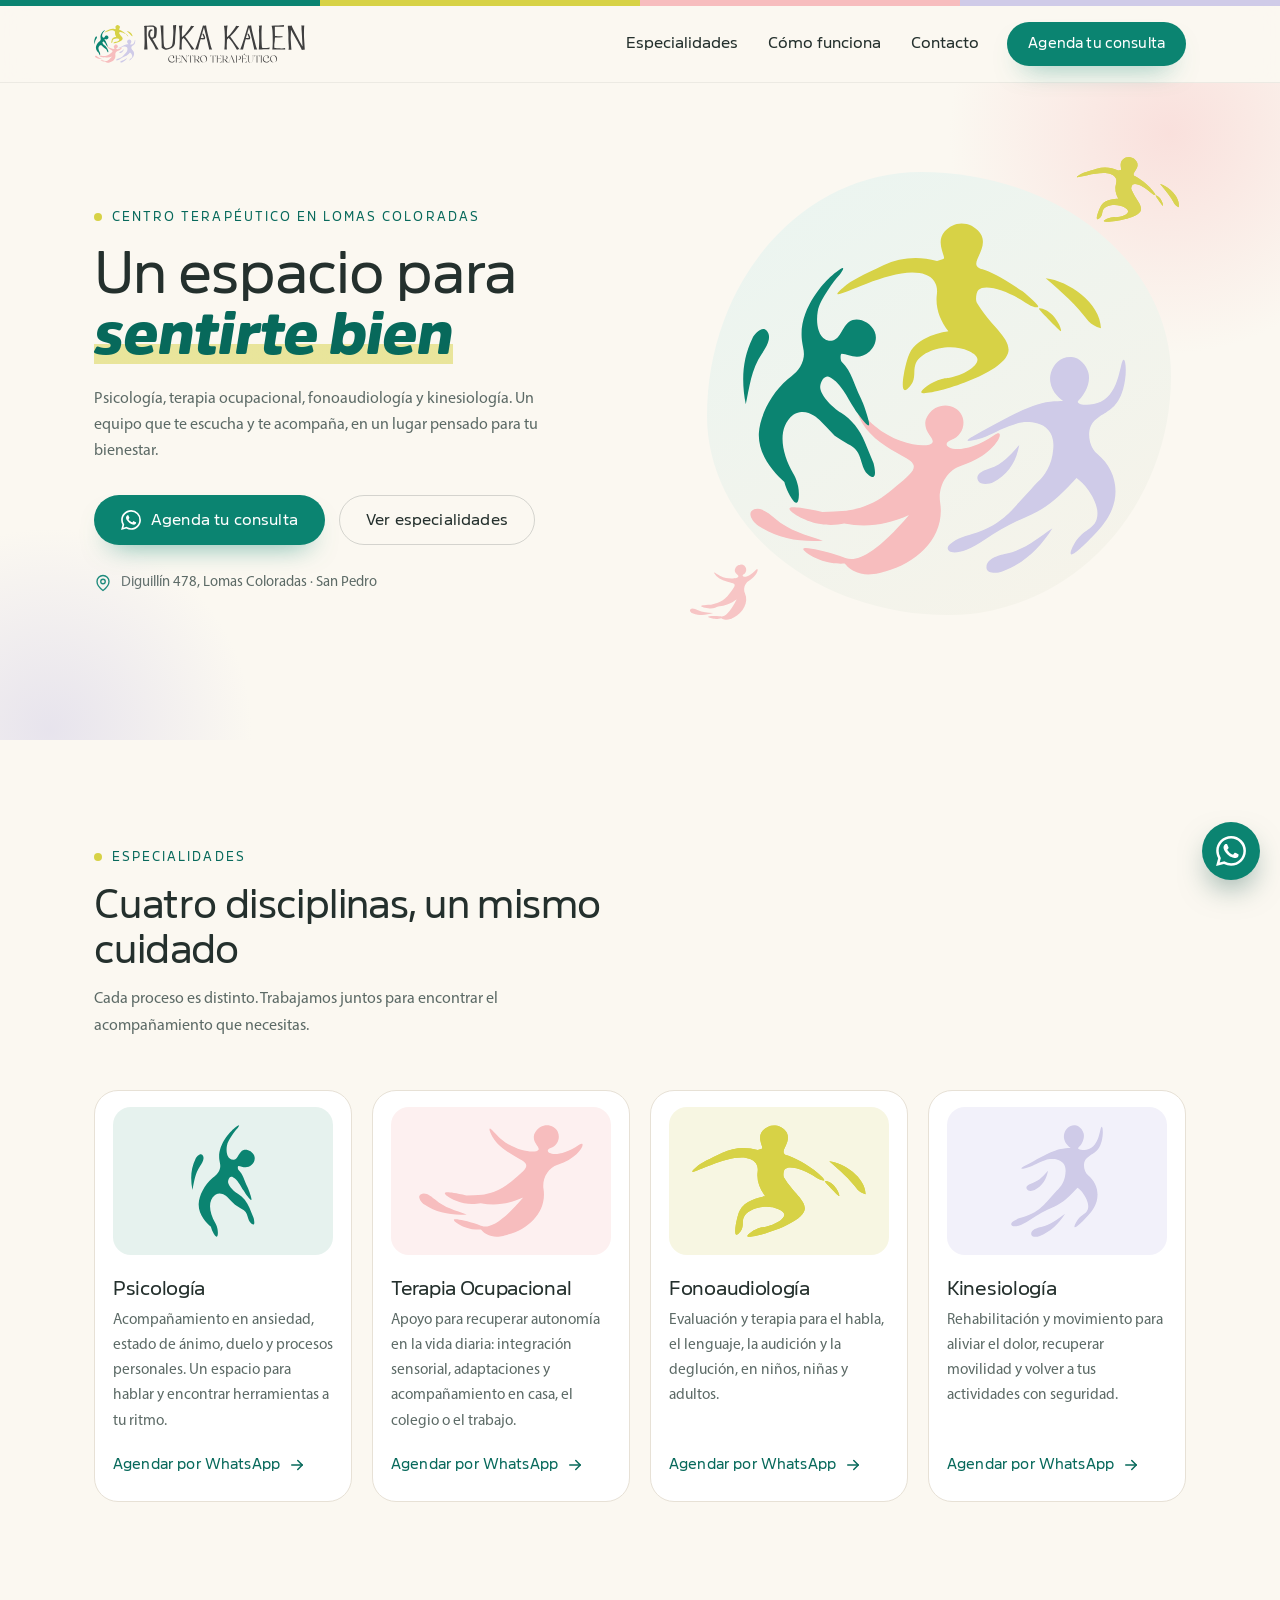
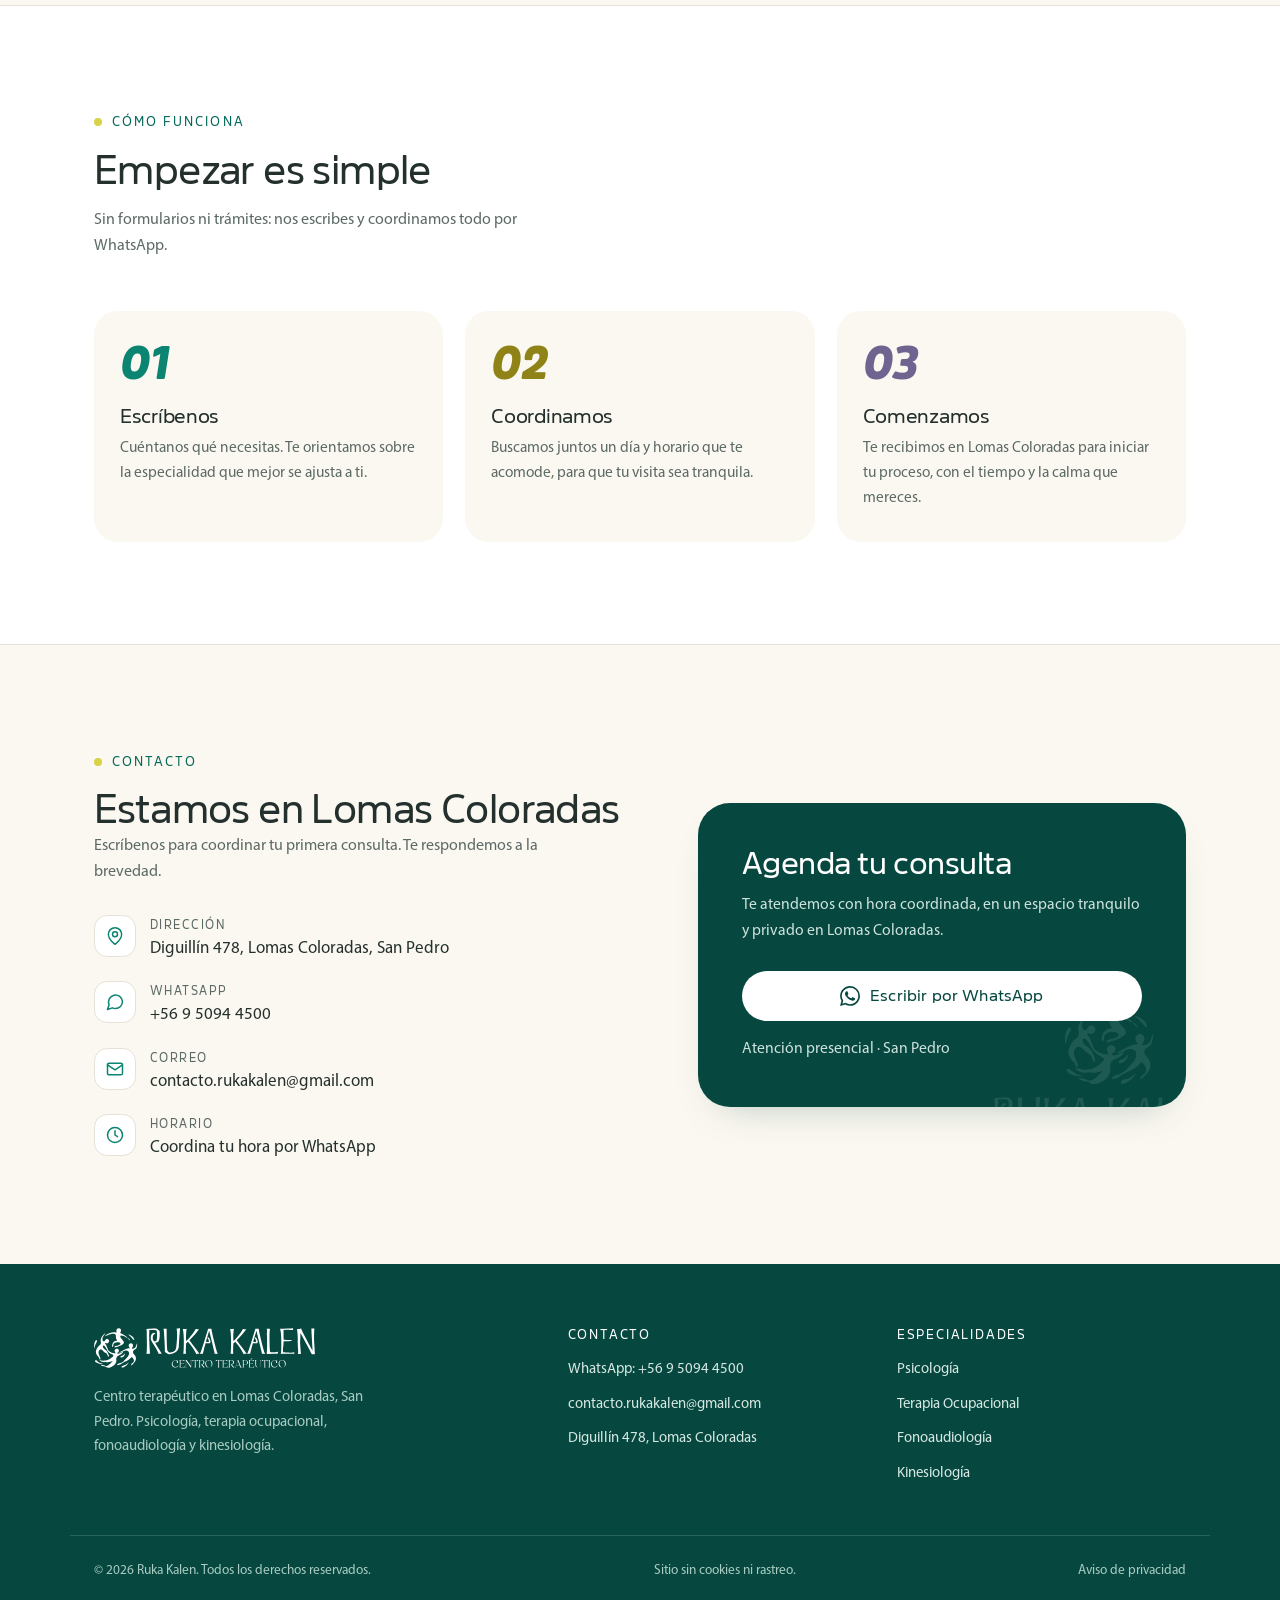
<file: index.html>
<!DOCTYPE html>
<html lang="es-CL">
<head>
<meta charset="UTF-8">
<meta name="viewport" content="width=device-width, initial-scale=1.0">
<title>Ruka Kalen | Centro Terapéutico en Lomas Coloradas</title>
<meta name="description" content="Psicología, terapia ocupacional, fonoaudiología y kinesiología en Lomas Coloradas, San Pedro. Agenda tu consulta por WhatsApp.">
<meta name="theme-color" content="#0b8471">
<meta property="og:type" content="website">
<meta property="og:locale" content="es_CL">
<meta property="og:site_name" content="Ruka Kalen">
<meta property="og:title" content="Ruka Kalen | Centro Terapéutico">
<meta property="og:description" content="Psicología, terapia ocupacional, fonoaudiología y kinesiología en Lomas Coloradas, San Pedro. Agenda tu consulta por WhatsApp.">
<!-- Mientras el sitio viva en GitHub Pages; al pasar al dominio propio,
     reemplazar por la URL absoluta definitiva. -->
<meta property="og:url" content="https://yeyobitz.github.io/ruka-kalen/">
<meta property="og:image" content="https://yeyobitz.github.io/ruka-kalen/assets/og.jpg">
<meta property="og:image:width" content="1200">
<meta property="og:image:height" content="630">
<meta property="og:image:alt" content="Ruka Kalen, centro terapéutico">
<meta name="twitter:card" content="summary_large_image">
<link rel="icon" href="assets/favicon.svg" type="image/svg+xml">
<link rel="apple-touch-icon" href="assets/apple-touch-icon.png">
<link rel="preload" href="assets/fonts/amsi-pro-regular.woff2" as="font" type="font/woff2" crossorigin>
<link rel="preload" href="assets/fonts/myriad-pro-regular.woff2" as="font" type="font/woff2" crossorigin>
<link rel="stylesheet" href="assets/css/styles.css">
<script type="application/ld+json">
{
  "@context": "https://schema.org",
  "@type": "MedicalClinic",
  "name": "Ruka Kalen — Centro Terapéutico",
  "description": "Centro terapéutico con psicología, terapia ocupacional, fonoaudiología y kinesiología en Lomas Coloradas, San Pedro.",
  "telephone": "+56950944500",
  "email": "contacto.rukakalen@gmail.com",
  "address": {
    "@type": "PostalAddress",
    "streetAddress": "Diguillín 478",
    "addressLocality": "Lomas Coloradas, San Pedro",
    "addressCountry": "CL"
  }
}
</script>
</head>
<body>

<svg class="svg-sprite" xmlns="http://www.w3.org/2000/svg" aria-hidden="true">
  <symbol id="icon-wa" viewBox="0 0 24 24">
    <path fill="currentColor" d="M17.472 14.382c-.297-.149-1.758-.867-2.03-.967-.273-.099-.471-.148-.67.15-.197.297-.767.966-.94 1.164-.173.199-.347.223-.644.075-.297-.15-1.255-.463-2.39-1.475-.883-.788-1.48-1.761-1.653-2.059-.173-.297-.018-.458.13-.606.134-.133.298-.347.446-.52.149-.174.198-.298.298-.497.099-.198.05-.371-.025-.52-.075-.149-.669-1.612-.916-2.207-.242-.579-.487-.5-.669-.51-.173-.008-.371-.01-.57-.01-.198 0-.52.074-.792.372-.272.297-1.04 1.016-1.04 2.479 0 1.462 1.065 2.875 1.213 3.074.149.198 2.096 3.2 5.077 4.487.709.306 1.262.489 1.694.625.712.227 1.36.195 1.871.118.571-.085 1.758-.719 2.006-1.413.248-.694.248-1.289.173-1.413-.074-.124-.272-.198-.57-.347m-5.421 7.403h-.004a9.87 9.87 0 0 1-5.031-1.378l-.361-.214-3.741.982.998-3.648-.235-.374a9.86 9.86 0 0 1-1.51-5.26c.001-5.45 4.436-9.884 9.888-9.884 2.64 0 5.122 1.03 6.988 2.898a9.825 9.825 0 0 1 2.893 6.994c-.003 5.45-4.437 9.884-9.885 9.884m8.413-18.297A11.815 11.815 0 0 0 12.05 0C5.495 0 .16 5.335.157 11.892c0 2.096.547 4.142 1.588 5.945L.057 24l6.305-1.654a11.882 11.882 0 0 0 5.683 1.448h.005c6.554 0 11.89-5.335 11.893-11.893a11.821 11.821 0 0 0-3.48-8.413z"/>
  </symbol>
</svg>

<div class="brand-strip" aria-hidden="true"><span></span><span></span><span></span><span></span></div>

<header class="site-header">
  <div class="container header-inner">
    <a class="brand" href="#inicio" aria-label="Ruka Kalen, ir al inicio">
      <img src="assets/brand/logo-horizontal.svg" width="222" height="40" alt="Ruka Kalen — Centro Terapéutico">
    </a>
    <nav class="nav" aria-label="Navegación principal">
      <a href="#especialidades">Especialidades</a>
      <a href="#como-funciona">Cómo funciona</a>
      <a href="#contacto">Contacto</a>
    </nav>
    <a class="btn btn-primary btn-header" href="https://wa.me/56950944500?text=Hola%2C%20quiero%20agendar%20una%20consulta" target="_blank" rel="noopener">
      <span class="header-cta-full">Agenda tu consulta</span>
      <span class="header-cta-short">Agendar</span>
    </a>
  </div>
</header>

<main id="inicio">

  <!-- HERO -->
  <section class="hero">
    <div class="container hero-grid">
      <div class="hero-copy reveal">
        <p class="eyebrow">Centro terapéutico en Lomas Coloradas</p>
        <h1>Un espacio para <em>sentirte bien</em></h1>
        <p class="lead">Psicología, terapia ocupacional, fonoaudiología y kinesiología. Un equipo que te escucha y te acompaña, en un lugar pensado para tu bienestar.</p>
        <div class="hero-actions">
          <a class="btn btn-primary" href="https://wa.me/56950944500?text=Hola%2C%20quiero%20agendar%20una%20consulta" target="_blank" rel="noopener">
            <svg aria-hidden="true"><use href="#icon-wa"/></svg>
            Agenda tu consulta
          </a>
          <a class="btn btn-ghost" href="#especialidades">Ver especialidades</a>
        </div>
        <p class="hero-meta">
          <svg viewBox="0 0 24 24" fill="none" stroke="currentColor" stroke-width="1.8" stroke-linecap="round" stroke-linejoin="round" aria-hidden="true"><path d="M20 10c0 6-8 12-8 12S4 16 4 10a8 8 0 1 1 16 0Z"/><circle cx="12" cy="10" r="3"/></svg>
          Diguillín 478, Lomas Coloradas · San Pedro
        </p>
      </div>

      <div class="hero-art" aria-hidden="true">
        <img class="art-acento" src="assets/brand/personita-amarilla.svg" width="875" height="565" alt="">
        <img class="art-figuras" src="assets/brand/figuras.svg" width="520" height="478" alt="">
        <img class="art-acento-dos" src="assets/brand/personita-rosa.svg" width="828" height="562" alt="">
      </div>
    </div>
  </section>

  <!-- ESPECIALIDADES -->
  <section id="especialidades" class="section">
    <div class="container">
      <div class="section-head reveal">
        <p class="eyebrow">Especialidades</p>
        <h2>Cuatro disciplinas, un mismo cuidado</h2>
        <p class="lead">Cada proceso es distinto. Trabajamos juntos para encontrar el acompañamiento que necesitas.</p>
      </div>

      <div class="cards">
        <article class="card reveal">
          <div class="card-art">
            <img src="assets/brand/personita-teal.svg" width="64" height="112" alt="">
          </div>
          <h3>Psicología</h3>
          <p>Acompañamiento en ansiedad, estado de ánimo, duelo y procesos personales. Un espacio para hablar y encontrar herramientas a tu ritmo.</p>
          <a class="card-link" href="https://wa.me/56950944500?text=Hola%2C%20quiero%20agendar%20una%20consulta%20de%20Psicolog%C3%ADa" target="_blank" rel="noopener">Agendar por WhatsApp <svg viewBox="0 0 24 24" fill="none" stroke="currentColor" stroke-width="2" stroke-linecap="round" stroke-linejoin="round" aria-hidden="true"><path d="M5 12h14"/><path d="m13 6 6 6-6 6"/></svg></a>
        </article>

        <article class="card reveal">
          <div class="card-art">
            <img src="assets/brand/personita-rosa.svg" width="166" height="112" alt="">
          </div>
          <h3>Terapia Ocupacional</h3>
          <p>Apoyo para recuperar autonomía en la vida diaria: integración sensorial, adaptaciones y acompañamiento en casa, el colegio o el trabajo.</p>
          <a class="card-link" href="https://wa.me/56950944500?text=Hola%2C%20quiero%20agendar%20una%20consulta%20de%20Terapia%20Ocupacional" target="_blank" rel="noopener">Agendar por WhatsApp <svg viewBox="0 0 24 24" fill="none" stroke="currentColor" stroke-width="2" stroke-linecap="round" stroke-linejoin="round" aria-hidden="true"><path d="M5 12h14"/><path d="m13 6 6 6-6 6"/></svg></a>
        </article>

        <article class="card reveal">
          <div class="card-art">
            <img src="assets/brand/personita-amarilla.svg" width="174" height="112" alt="">
          </div>
          <h3>Fonoaudiología</h3>
          <p>Evaluación y terapia para el habla, el lenguaje, la audición y la deglución, en niños, niñas y adultos.</p>
          <a class="card-link" href="https://wa.me/56950944500?text=Hola%2C%20quiero%20agendar%20una%20consulta%20de%20Fonoaudiolog%C3%ADa" target="_blank" rel="noopener">Agendar por WhatsApp <svg viewBox="0 0 24 24" fill="none" stroke="currentColor" stroke-width="2" stroke-linecap="round" stroke-linejoin="round" aria-hidden="true"><path d="M5 12h14"/><path d="m13 6 6 6-6 6"/></svg></a>
        </article>

        <article class="card reveal">
          <div class="card-art">
            <img src="assets/brand/personita-lavanda.svg" width="92" height="112" alt="">
          </div>
          <h3>Kinesiología</h3>
          <p>Rehabilitación y movimiento para aliviar el dolor, recuperar movilidad y volver a tus actividades con seguridad.</p>
          <a class="card-link" href="https://wa.me/56950944500?text=Hola%2C%20quiero%20agendar%20una%20consulta%20de%20Kinesiolog%C3%ADa" target="_blank" rel="noopener">Agendar por WhatsApp <svg viewBox="0 0 24 24" fill="none" stroke="currentColor" stroke-width="2" stroke-linecap="round" stroke-linejoin="round" aria-hidden="true"><path d="M5 12h14"/><path d="m13 6 6 6-6 6"/></svg></a>
        </article>
      </div>
    </div>
  </section>

  <!-- CÓMO FUNCIONA -->
  <section id="como-funciona" class="section section-alt">
    <div class="container">
      <div class="section-head reveal">
        <p class="eyebrow">Cómo funciona</p>
        <h2>Empezar es simple</h2>
        <p class="lead">Sin formularios ni trámites: nos escribes y coordinamos todo por WhatsApp.</p>
      </div>

      <ol class="steps">
        <li class="step reveal">
          <span class="step-num" aria-hidden="true">01</span>
          <h3>Escríbenos</h3>
          <p>Cuéntanos qué necesitas. Te orientamos sobre la especialidad que mejor se ajusta a ti.</p>
        </li>
        <li class="step reveal">
          <span class="step-num" aria-hidden="true">02</span>
          <h3>Coordinamos</h3>
          <p>Buscamos juntos un día y horario que te acomode, para que tu visita sea tranquila.</p>
        </li>
        <li class="step reveal">
          <span class="step-num" aria-hidden="true">03</span>
          <h3>Comenzamos</h3>
          <p>Te recibimos en Lomas Coloradas para iniciar tu proceso, con el tiempo y la calma que mereces.</p>
        </li>
      </ol>
    </div>
  </section>

  <!-- CONTACTO -->
  <section id="contacto" class="section">
    <div class="container contact-grid">
      <div class="reveal">
        <p class="eyebrow">Contacto</p>
        <h2>Estamos en Lomas Coloradas</h2>
        <p class="lead">Escríbenos para coordinar tu primera consulta. Te respondemos a la brevedad.</p>

        <ul class="contact-list">
          <li>
            <span class="contact-icon" aria-hidden="true">
              <svg viewBox="0 0 24 24" fill="none" stroke="currentColor" stroke-width="1.8" stroke-linecap="round" stroke-linejoin="round"><path d="M20 10c0 6-8 12-8 12S4 16 4 10a8 8 0 1 1 16 0Z"/><circle cx="12" cy="10" r="3"/></svg>
            </span>
            <div>
              <strong>Dirección</strong>
              <a class="value" href="https://www.google.com/maps/search/?api=1&amp;query=Diguill%C3%ADn%20478%2C%20Lomas%20Coloradas%2C%20San%20Pedro" target="_blank" rel="noopener">Diguillín 478, Lomas Coloradas, San Pedro</a>
            </div>
          </li>
          <li>
            <span class="contact-icon" aria-hidden="true">
              <svg viewBox="0 0 24 24" fill="none" stroke="currentColor" stroke-width="1.8" stroke-linecap="round" stroke-linejoin="round"><path d="M21 11.5a8.4 8.4 0 0 1-8.5 8.4 8.6 8.6 0 0 1-3.8-.9L3 21l1.9-5.6a8.4 8.4 0 1 1 16.1-3.9Z"/></svg>
            </span>
            <div>
              <strong>WhatsApp</strong>
              <a class="value" href="https://wa.me/56950944500?text=Hola%2C%20quiero%20agendar%20una%20consulta" target="_blank" rel="noopener">+56 9 5094 4500</a>
            </div>
          </li>
          <li>
            <span class="contact-icon" aria-hidden="true">
              <svg viewBox="0 0 24 24" fill="none" stroke="currentColor" stroke-width="1.8" stroke-linecap="round" stroke-linejoin="round"><rect x="3" y="5" width="18" height="14" rx="2"/><path d="m3 7 9 6 9-6"/></svg>
            </span>
            <div>
              <strong>Correo</strong>
              <a class="value" href="mailto:contacto.rukakalen@gmail.com">contacto.rukakalen@gmail.com</a>
            </div>
          </li>
          <li>
            <span class="contact-icon" aria-hidden="true">
              <svg viewBox="0 0 24 24" fill="none" stroke="currentColor" stroke-width="1.8" stroke-linecap="round" stroke-linejoin="round"><circle cx="12" cy="12" r="9"/><path d="M12 7v5l3 2"/></svg>
            </span>
            <div>
              <strong>Horario</strong>
              <span class="value">Coordina tu hora por WhatsApp</span>
            </div>
          </li>
        </ul>
      </div>

      <div class="contact-card reveal">
        <img class="art-watermark" src="assets/brand/logo-vertical-white.svg" width="1664" height="1069" alt="">
        <h2>Agenda tu consulta</h2>
        <p>Te atendemos con hora coordinada, en un espacio tranquilo y privado en Lomas Coloradas.</p>
        <a class="btn btn-block" href="https://wa.me/56950944500?text=Hola%2C%20quiero%20agendar%20una%20consulta" target="_blank" rel="noopener">
          <svg aria-hidden="true"><use href="#icon-wa"/></svg>
          Escribir por WhatsApp
        </a>
        <p class="contact-note">Atención presencial · San Pedro</p>
      </div>
    </div>
  </section>

</main>

<footer class="site-footer">
  <div class="container footer-grid">
    <div class="footer-brand">
      <img src="assets/brand/logo-horizontal-white.svg" width="222" height="40" alt="Ruka Kalen — Centro Terapéutico">
      <p>Centro terapéutico en Lomas Coloradas, San Pedro. Psicología, terapia ocupacional, fonoaudiología y kinesiología.</p>
    </div>
    <div>
      <h2 class="footer-title">Contacto</h2>
      <ul class="footer-links">
        <li><a href="https://wa.me/56950944500?text=Hola%2C%20quiero%20agendar%20una%20consulta" target="_blank" rel="noopener">WhatsApp: +56 9 5094 4500</a></li>
        <li><a href="mailto:contacto.rukakalen@gmail.com">contacto.rukakalen@gmail.com</a></li>
        <li><a href="https://www.google.com/maps/search/?api=1&amp;query=Diguill%C3%ADn%20478%2C%20Lomas%20Coloradas%2C%20San%20Pedro" target="_blank" rel="noopener">Diguillín 478, Lomas Coloradas</a></li>
      </ul>
    </div>
    <div>
      <h2 class="footer-title">Especialidades</h2>
      <ul class="footer-links">
        <li><a href="#especialidades">Psicología</a></li>
        <li><a href="#especialidades">Terapia Ocupacional</a></li>
        <li><a href="#especialidades">Fonoaudiología</a></li>
        <li><a href="#especialidades">Kinesiología</a></li>
      </ul>
    </div>
  </div>
  <div class="container footer-bottom">
    <p>© 2026 Ruka Kalen. Todos los derechos reservados.</p>
    <p>Sitio sin cookies ni rastreo.</p>
    <a href="privacidad.html">Aviso de privacidad</a>
  </div>
</footer>

<a class="wa-float" href="https://wa.me/56950944500?text=Hola%2C%20quiero%20agendar%20una%20consulta" target="_blank" rel="noopener" aria-label="Agendar consulta por WhatsApp">
  <svg aria-hidden="true"><use href="#icon-wa"/></svg>
</a>

</body>
</html>
</file>
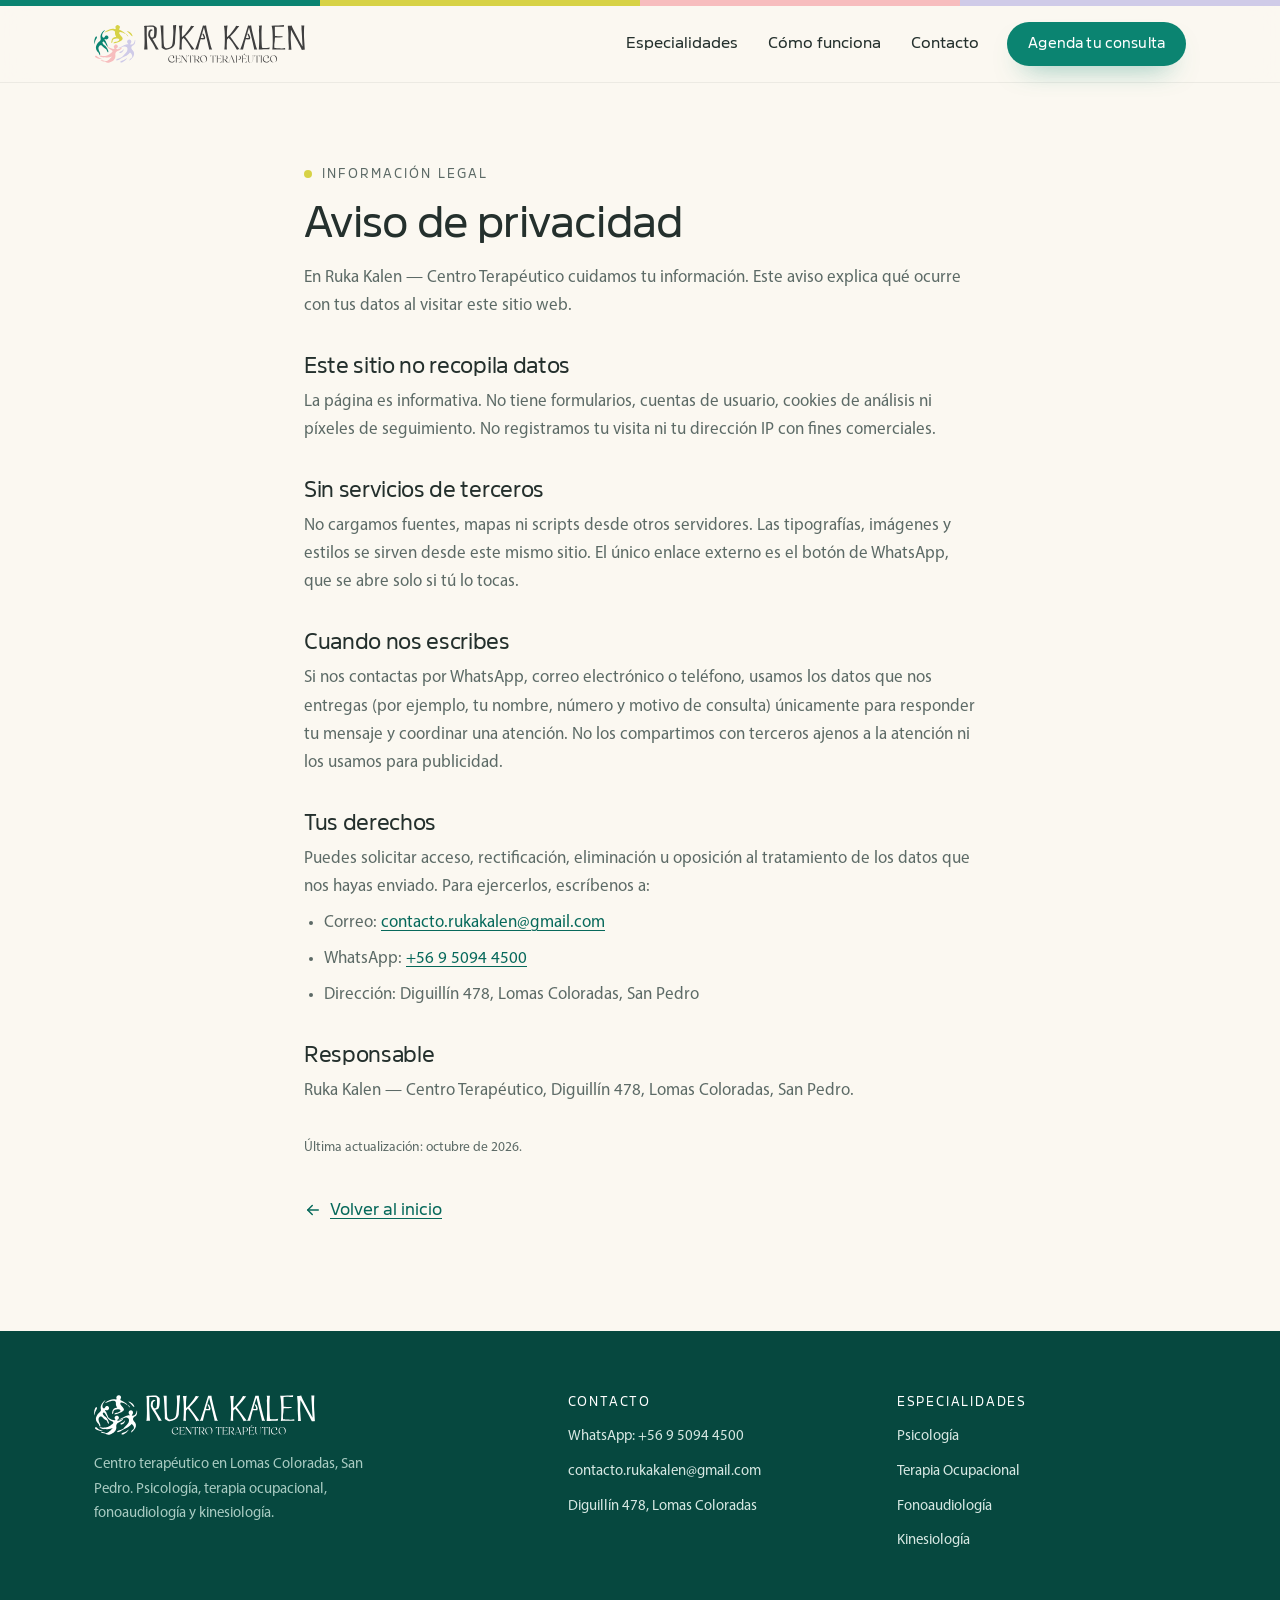
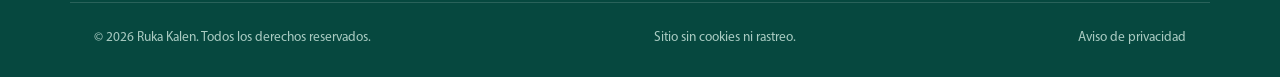
<file: privacidad.html>
<!DOCTYPE html>
<html lang="es-CL">
<head>
<meta charset="UTF-8">
<meta name="viewport" content="width=device-width, initial-scale=1.0">
<title>Aviso de privacidad | Ruka Kalen</title>
<meta name="description" content="Aviso de privacidad de Ruka Kalen. Este sitio es informativo y no recopila datos personales.">
<meta name="theme-color" content="#0b8471">
<meta name="robots" content="noindex, follow">
<link rel="icon" href="assets/favicon.svg" type="image/svg+xml">
<link rel="apple-touch-icon" href="assets/apple-touch-icon.png">
<link rel="preload" href="assets/fonts/amsi-pro-regular.woff2" as="font" type="font/woff2" crossorigin>
<link rel="preload" href="assets/fonts/myriad-pro-regular.woff2" as="font" type="font/woff2" crossorigin>
<link rel="stylesheet" href="assets/css/styles.css">
</head>
<body>

<div class="brand-strip" aria-hidden="true"><span></span><span></span><span></span><span></span></div>

<header class="site-header">
  <div class="container header-inner">
    <a class="brand" href="index.html" aria-label="Ruka Kalen, ir al inicio">
      <img src="assets/brand/logo-horizontal.svg" width="222" height="40" alt="Ruka Kalen — Centro Terapéutico">
    </a>
    <nav class="nav" aria-label="Navegación principal">
      <a href="index.html#especialidades">Especialidades</a>
      <a href="index.html#como-funciona">Cómo funciona</a>
      <a href="index.html#contacto">Contacto</a>
    </nav>
    <a class="btn btn-primary btn-header" href="https://wa.me/56950944500?text=Hola%2C%20quiero%20agendar%20una%20consulta" target="_blank" rel="noopener">
      <span class="header-cta-full">Agenda tu consulta</span>
      <span class="header-cta-short">Agendar</span>
    </a>
  </div>
</header>

<main class="legal">
  <div class="container legal-inner">
    <p class="eyebrow">Información legal</p>
    <h1>Aviso de privacidad</h1>
    <p>En Ruka Kalen — Centro Terapéutico cuidamos tu información. Este aviso explica qué ocurre con tus datos al visitar este sitio web.</p>

    <h2>Este sitio no recopila datos</h2>
    <p>La página es informativa. No tiene formularios, cuentas de usuario, cookies de análisis ni píxeles de seguimiento. No registramos tu visita ni tu dirección IP con fines comerciales.</p>

    <h2>Sin servicios de terceros</h2>
    <p>No cargamos fuentes, mapas ni scripts desde otros servidores. Las tipografías, imágenes y estilos se sirven desde este mismo sitio. El único enlace externo es el botón de WhatsApp, que se abre solo si tú lo tocas.</p>

    <h2>Cuando nos escribes</h2>
    <p>Si nos contactas por WhatsApp, correo electrónico o teléfono, usamos los datos que nos entregas (por ejemplo, tu nombre, número y motivo de consulta) únicamente para responder tu mensaje y coordinar una atención. No los compartimos con terceros ajenos a la atención ni los usamos para publicidad.</p>

    <h2>Tus derechos</h2>
    <p>Puedes solicitar acceso, rectificación, eliminación u oposición al tratamiento de los datos que nos hayas enviado. Para ejercerlos, escríbenos a:</p>
    <ul>
      <li>Correo: <a href="mailto:contacto.rukakalen@gmail.com">contacto.rukakalen@gmail.com</a></li>
      <li>WhatsApp: <a href="https://wa.me/56950944500" target="_blank" rel="noopener">+56 9 5094 4500</a></li>
      <li>Dirección: Diguillín 478, Lomas Coloradas, San Pedro</li>
    </ul>

    <h2>Responsable</h2>
    <p>Ruka Kalen — Centro Terapéutico, Diguillín 478, Lomas Coloradas, San Pedro.</p>

    <p class="updated">Última actualización: octubre de 2026.</p>
    <a class="legal-back" href="index.html"><svg viewBox="0 0 24 24" fill="none" stroke="currentColor" stroke-width="2" stroke-linecap="round" stroke-linejoin="round" aria-hidden="true"><path d="M19 12H5"/><path d="m11 18-6-6 6-6"/></svg> Volver al inicio</a>
  </div>
</main>

<footer class="site-footer">
  <div class="container footer-grid">
    <div class="footer-brand">
      <img src="assets/brand/logo-horizontal-white.svg" width="222" height="40" alt="Ruka Kalen — Centro Terapéutico">
      <p>Centro terapéutico en Lomas Coloradas, San Pedro. Psicología, terapia ocupacional, fonoaudiología y kinesiología.</p>
    </div>
    <div>
      <h2 class="footer-title">Contacto</h2>
      <ul class="footer-links">
        <li><a href="https://wa.me/56950944500?text=Hola%2C%20quiero%20agendar%20una%20consulta" target="_blank" rel="noopener">WhatsApp: +56 9 5094 4500</a></li>
        <li><a href="mailto:contacto.rukakalen@gmail.com">contacto.rukakalen@gmail.com</a></li>
        <li><a href="https://www.google.com/maps/search/?api=1&amp;query=Diguill%C3%ADn%20478%2C%20Lomas%20Coloradas%2C%20San%20Pedro" target="_blank" rel="noopener">Diguillín 478, Lomas Coloradas</a></li>
      </ul>
    </div>
    <div>
      <h2 class="footer-title">Especialidades</h2>
      <ul class="footer-links">
        <li><a href="index.html#especialidades">Psicología</a></li>
        <li><a href="index.html#especialidades">Terapia Ocupacional</a></li>
        <li><a href="index.html#especialidades">Fonoaudiología</a></li>
        <li><a href="index.html#especialidades">Kinesiología</a></li>
      </ul>
    </div>
  </div>
  <div class="container footer-bottom">
    <p>© 2026 Ruka Kalen. Todos los derechos reservados.</p>
    <p>Sitio sin cookies ni rastreo.</p>
    <a href="privacidad.html">Aviso de privacidad</a>
  </div>
</footer>

</body>
</html>
</file>
<file: assets/css/styles.css>
/* ============================================================
   RUKA KALEN — Centro Terapéutico
   Landing estática. Sin dependencias externas.
   Paleta y tipografías según la diseñografía del cliente.
   ============================================================ */

/* ---------- Fuentes autoalojadas (marca Ruka Kalen) ----------
   Amsi Pro y Myriad Pro fueron entregadas por el cliente junto al
   imagotipo. Uso como webfont bajo su responsabilidad/licencia. */
@font-face {
  font-family: 'Amsi Pro';
  font-style: normal;
  font-weight: 400;
  font-display: swap;
  src: url('../fonts/amsi-pro-regular.woff2') format('woff2');
}
@font-face {
  font-family: 'Amsi Pro';
  font-style: italic;
  font-weight: 900;
  font-display: swap;
  src: url('../fonts/amsi-pro-black-italic.woff2') format('woff2');
}
@font-face {
  font-family: 'Myriad Pro';
  font-style: normal;
  font-weight: 400;
  font-display: swap;
  src: url('../fonts/myriad-pro-regular.woff2') format('woff2');
}

/* ---------- Base ---------- */
:root {
  --teal: #0b8471;
  --teal-dark: #07695b;
  --teal-deep: #06483f;
  --teal-soft: #e6f2ee;
  --yellow: #d7d246;
  --yellow-soft: #f7f6e2;
  --pink: #f7bdbe;
  --pink-soft: #fdf0f0;
  --lavender: #cfcbe8;
  --lavender-soft: #f2f1fa;
  --ink: #24302d;
  --muted: #5c6a66;
  --cream: #fbf8f1;
  --white: #ffffff;
  --line: #e7e1d6;
  --shadow: 0 18px 40px -24px rgba(6, 72, 63, 0.35);
  --radius: 24px;
  --max: 1140px;
  --font-display: 'Amsi Pro', 'Myriad Pro', system-ui, -apple-system, sans-serif;
  --font-body: 'Myriad Pro', 'Amsi Pro', system-ui, -apple-system, sans-serif;
}

*,
*::before,
*::after {
  box-sizing: border-box;
}

html {
  scroll-behavior: smooth;
  scroll-padding-top: 96px;
  -webkit-text-size-adjust: 100%;
}

body {
  margin: 0;
  background: var(--cream);
  color: var(--ink);
  font-family: var(--font-body);
  font-size: 17px;
  line-height: 1.65;
  font-synthesis: none;
  -webkit-font-smoothing: antialiased;
}

h1,
h2,
h3 {
  font-family: var(--font-display);
  font-weight: 400;
  line-height: 1.12;
  letter-spacing: -0.015em;
  margin: 0;
}

h1 {
  font-size: clamp(2.35rem, 4.6vw, 3.75rem);
  line-height: 1.04;
}

h2 {
  font-size: clamp(1.85rem, 3.1vw, 2.65rem);
}

h3 {
  font-size: 1.25rem;
}

p {
  margin: 0;
}

img,
svg {
  display: block;
  max-width: 100%;
}

a {
  color: inherit;
  text-decoration: none;
}

ul,
ol {
  margin: 0;
  padding: 0;
  list-style: none;
}

:focus-visible {
  outline: 3px solid var(--yellow);
  outline-offset: 3px;
  border-radius: 6px;
}

.container {
  width: 100%;
  max-width: var(--max);
  margin: 0 auto;
  padding: 0 24px;
}

.svg-sprite {
  position: absolute;
  width: 0;
  height: 0;
  overflow: hidden;
}

/* ---------- Utilidades ---------- */
.eyebrow {
  display: inline-flex;
  align-items: center;
  gap: 10px;
  margin-bottom: 16px;
  color: var(--teal-dark);
  font-family: var(--font-display);
  font-size: 0.8rem;
  font-weight: 400;
  letter-spacing: 0.16em;
  text-transform: uppercase;
}

.eyebrow::before {
  content: '';
  width: 8px;
  height: 8px;
  border-radius: 50%;
  background: var(--yellow);
  flex: 0 0 auto;
}

.lead {
  color: var(--muted);
  font-size: clamp(1rem, 1.2vw, 1.12rem);
  max-width: 56ch;
}

.section {
  padding: clamp(64px, 8vw, 104px) 0;
}

.section-head {
  max-width: 640px;
  margin-bottom: clamp(32px, 4vw, 52px);
}

.section-head .lead {
  margin-top: 14px;
}

/* ---------- Botones ---------- */
.btn {
  display: inline-flex;
  align-items: center;
  justify-content: center;
  gap: 10px;
  min-height: 50px;
  padding: 13px 26px;
  border: 1px solid transparent;
  border-radius: 999px;
  font-family: var(--font-display);
  font-size: 1.02rem;
  font-weight: 400;
  letter-spacing: 0.01em;
  line-height: 1.2;
  cursor: pointer;
  transition: background-color 0.2s ease, color 0.2s ease,
    border-color 0.2s ease, transform 0.2s ease, box-shadow 0.2s ease;
}

.btn svg {
  width: 20px;
  height: 20px;
  flex: 0 0 auto;
}

.btn-primary {
  background: var(--teal);
  color: var(--white);
  box-shadow: 0 14px 28px -16px rgba(11, 132, 113, 0.75);
}

.btn-primary:hover {
  background: var(--teal-dark);
  transform: translateY(-2px);
}

.btn-ghost {
  border-color: rgba(36, 48, 45, 0.18);
  color: var(--ink);
}

.btn-ghost:hover {
  border-color: var(--teal);
  color: var(--teal-dark);
  background: var(--white);
}

.btn-block {
  width: 100%;
}

/* ---------- Franja de marca ---------- */
.brand-strip {
  display: grid;
  grid-template-columns: repeat(4, 1fr);
  height: 6px;
}

.brand-strip span:nth-child(1) { background: var(--teal); }
.brand-strip span:nth-child(2) { background: var(--yellow); }
.brand-strip span:nth-child(3) { background: var(--pink); }
.brand-strip span:nth-child(4) { background: var(--lavender); }

/* ---------- Header ---------- */
.site-header {
  position: sticky;
  top: 0;
  z-index: 50;
  background: rgba(251, 248, 241, 0.88);
  border-bottom: 1px solid rgba(36, 48, 45, 0.07);
  backdrop-filter: blur(14px);
  -webkit-backdrop-filter: blur(14px);
}

.header-inner {
  display: flex;
  align-items: center;
  gap: 28px;
  min-height: 76px;
}

.brand {
  flex: 0 0 auto;
  margin-right: auto;
}

.brand img {
  width: auto;
  height: 38px;
}

.nav {
  display: flex;
  align-items: center;
  gap: 30px;
}

.nav a {
  font-family: var(--font-display);
  font-size: 0.98rem;
  font-weight: 400;
  color: var(--ink);
  transition: color 0.2s ease;
}

.nav a:hover {
  color: var(--teal-dark);
}

.btn-header {
  min-height: 44px;
  padding: 10px 20px;
  font-size: 0.92rem;
}

.header-cta-short {
  display: none;
}

/* ---------- Hero ---------- */
.hero {
  position: relative;
  overflow: hidden;
  padding: clamp(40px, 5vw, 72px) 0 clamp(64px, 7vw, 92px);
}

.hero::before,
.hero::after {
  content: '';
  position: absolute;
  border-radius: 50%;
  pointer-events: none;
}

.hero::before {
  width: 460px;
  height: 460px;
  top: -180px;
  right: -120px;
  background: radial-gradient(circle, rgba(247, 189, 190, 0.4), transparent 68%);
}

.hero::after {
  width: 420px;
  height: 420px;
  bottom: -200px;
  left: -160px;
  background: radial-gradient(circle, rgba(207, 203, 232, 0.45), transparent 68%);
}

.hero-grid {
  position: relative;
  display: grid;
  grid-template-columns: 1.02fr 0.98fr;
  align-items: center;
  gap: clamp(32px, 5vw, 64px);
}

.hero h1 {
  margin-bottom: 20px;
  max-width: 14ch;
}

.hero h1 em {
  font-family: var(--font-display);
  font-style: italic;
  font-weight: 900;
  color: var(--teal-dark);
  background: linear-gradient(transparent 66%, rgba(215, 210, 70, 0.5) 66%);
  -webkit-box-decoration-break: clone;
  box-decoration-break: clone;
}

.hero-actions {
  display: flex;
  flex-wrap: wrap;
  gap: 14px;
  margin-top: 30px;
}

.hero-meta {
  display: flex;
  align-items: center;
  gap: 9px;
  margin-top: 26px;
  color: var(--muted);
  font-size: 0.92rem;
  font-weight: 400;
}

.hero-meta svg {
  width: 18px;
  height: 18px;
  color: var(--teal);
  flex: 0 0 auto;
}

.hero-art {
  position: relative;
  display: grid;
  place-items: center;
  aspect-ratio: 1 / 1;
  max-width: 540px;
  justify-self: end;
  width: 100%;
}

.hero-art::before {
  content: '';
  position: absolute;
  inset: 5% 3% 7% 5%;
  background: linear-gradient(150deg, #eaf5f1 0%, #f7f3e9 100%);
  border-radius: 46% 54% 48% 52% / 55% 46% 54% 45%;
}

.hero-art .art-figuras {
  position: relative;
  width: 76%;
  height: auto;
  animation: float 9s ease-in-out infinite alternate;
}

.hero-art .art-acento {
  position: absolute;
  width: 21%;
  height: auto;
  top: 2%;
  right: 1%;
  transform: rotate(9deg);
  opacity: 0.92;
}

.hero-art .art-acento-dos {
  position: absolute;
  width: 15%;
  height: auto;
  bottom: 6%;
  left: 1%;
  transform: rotate(-14deg);
  opacity: 0.85;
}

@keyframes float {
  from { transform: translateY(0); }
  to { transform: translateY(-10px); }
}

/* ---------- Especialidades ---------- */
.cards {
  display: grid;
  grid-template-columns: repeat(4, 1fr);
  gap: 20px;
}

.card {
  display: flex;
  flex-direction: column;
  padding: 16px 18px 24px;
  background: var(--white);
  border: 1px solid var(--line);
  border-radius: var(--radius);
  transition: transform 0.25s ease, box-shadow 0.25s ease;
}

.card:hover {
  transform: translateY(-4px);
  box-shadow: var(--shadow);
}

.card-art {
  display: grid;
  place-items: center;
  height: 148px;
  margin-bottom: 22px;
  border-radius: 18px;
  overflow: hidden;
}

.card-art img {
  width: auto;
  height: 112px;
  transition: transform 0.3s ease;
}

.card:hover .card-art img {
  transform: translateY(-3px) rotate(-2deg) scale(1.04);
}

.card:nth-child(1) .card-art { background: var(--teal-soft); }
.card:nth-child(2) .card-art { background: var(--pink-soft); }
.card:nth-child(3) .card-art { background: var(--yellow-soft); }
.card:nth-child(4) .card-art { background: var(--lavender-soft); }

.card h3 {
  margin-bottom: 8px;
}

.card p {
  flex: 1;
  color: var(--muted);
  font-size: 0.96rem;
}

.card-link {
  display: inline-flex;
  align-items: center;
  gap: 8px;
  margin-top: 18px;
  color: var(--teal-dark);
  font-family: var(--font-display);
  font-size: 0.95rem;
  font-weight: 400;
  letter-spacing: 0.01em;
}

.card-link svg {
  width: 18px;
  height: 18px;
  transition: transform 0.2s ease;
}

.card-link:hover svg {
  transform: translateX(4px);
}

/* ---------- Cómo funciona ---------- */
.section-alt {
  background: var(--white);
  border-top: 1px solid var(--line);
  border-bottom: 1px solid var(--line);
}

.steps {
  display: grid;
  grid-template-columns: repeat(3, 1fr);
  gap: 22px;
}

.step {
  position: relative;
  padding: 30px 26px;
  background: var(--cream);
  border-radius: var(--radius);
}

.step-num {
  display: block;
  margin-bottom: 18px;
  font-family: var(--font-display);
  font-style: italic;
  font-weight: 900;
  font-size: 2.9rem;
  line-height: 1;
}

.step:nth-child(1) .step-num { color: var(--teal); }
.step:nth-child(2) .step-num { color: #8f8318; }
.step:nth-child(3) .step-num { color: #6f648f; }

.step h3 {
  margin-bottom: 8px;
}

.step p {
  color: var(--muted);
  font-size: 0.96rem;
}

/* ---------- Contacto ---------- */
.contact-grid {
  display: grid;
  grid-template-columns: 1.05fr 0.95fr;
  align-items: center;
  gap: clamp(36px, 5vw, 64px);
}

.contact-list {
  display: grid;
  gap: 18px;
  margin-top: 30px;
}

.contact-list li {
  display: flex;
  align-items: flex-start;
  gap: 14px;
}

.contact-icon {
  display: grid;
  place-items: center;
  flex: 0 0 auto;
  width: 42px;
  height: 42px;
  border: 1px solid var(--line);
  border-radius: 13px;
  background: var(--white);
  color: var(--teal);
}

.contact-icon svg {
  width: 20px;
  height: 20px;
}

.contact-list strong {
  display: block;
  color: var(--muted);
  font-family: var(--font-display);
  font-size: 0.76rem;
  font-weight: 400;
  letter-spacing: 0.12em;
  text-transform: uppercase;
}

.contact-list .value {
  font-weight: 400;
  line-height: 1.4;
}

.contact-list a.value:hover {
  color: var(--teal-dark);
  text-decoration: underline;
  text-underline-offset: 3px;
}

.contact-card {
  position: relative;
  overflow: hidden;
  padding: clamp(30px, 4vw, 44px);
  border-radius: 32px;
  background: var(--teal-deep);
  color: var(--white);
  box-shadow: var(--shadow);
}

.contact-card h2 {
  font-size: clamp(1.6rem, 2.4vw, 2.1rem);
  margin-bottom: 12px;
}

.contact-card p {
  color: #cfe3dd;
  font-size: 0.98rem;
}

.contact-card .btn {
  margin-top: 26px;
  background: var(--white);
  color: var(--teal-deep);
  box-shadow: none;
}

.contact-card .btn:hover {
  background: var(--yellow);
  color: var(--ink);
}

.contact-note {
  margin-top: 16px;
  font-size: 0.83rem;
  color: #a9cbc2;
}

.contact-card .art-watermark {
  position: absolute;
  right: -38px;
  bottom: -44px;
  width: 230px;
  height: auto;
  opacity: 0.1;
  pointer-events: none;
}

/* ---------- Footer ---------- */
.site-footer {
  padding: 64px 0 28px;
  background: var(--teal-deep);
  color: #d7e8e3;
}

.footer-grid {
  display: grid;
  grid-template-columns: 1.5fr 1fr 1fr;
  gap: 40px;
}

.footer-brand img {
  width: auto;
  height: 40px;
  margin-bottom: 18px;
}

.footer-brand p {
  max-width: 34ch;
  color: #a9cbc2;
  font-size: 0.93rem;
}

.footer-title {
  margin-bottom: 16px;
  color: var(--white);
  font-family: var(--font-display);
  font-size: 0.8rem;
  font-weight: 400;
  letter-spacing: 0.14em;
  text-transform: uppercase;
}

.footer-links {
  display: grid;
  gap: 10px;
  font-size: 0.93rem;
}

.footer-links a:hover,
.footer-links a:focus-visible {
  color: var(--white);
  text-decoration: underline;
  text-underline-offset: 3px;
}

.footer-bottom {
  display: flex;
  flex-wrap: wrap;
  justify-content: space-between;
  gap: 14px;
  margin-top: 48px;
  padding-top: 24px;
  border-top: 1px solid rgba(255, 255, 255, 0.14);
  color: #a9cbc2;
  font-size: 0.84rem;
}

.footer-bottom a:hover {
  color: var(--white);
  text-decoration: underline;
  text-underline-offset: 3px;
}

/* ---------- WhatsApp flotante ---------- */
.wa-float {
  position: fixed;
  right: 20px;
  bottom: calc(20px + env(safe-area-inset-bottom, 0px));
  z-index: 60;
  display: grid;
  place-items: center;
  width: 58px;
  height: 58px;
  border-radius: 50%;
  background: var(--teal);
  color: var(--white);
  box-shadow: 0 14px 32px -10px rgba(6, 72, 63, 0.6);
  transition: transform 0.2s ease, background-color 0.2s ease;
}

.wa-float:hover {
  background: var(--teal-dark);
  transform: scale(1.06);
}

.wa-float svg {
  width: 30px;
  height: 30px;
}

/* ---------- Aviso de privacidad ---------- */
.legal {
  padding: clamp(48px, 6vw, 80px) 0 clamp(72px, 8vw, 110px);
}

.legal-inner {
  max-width: 720px;
}

.legal h1 {
  margin-bottom: 18px;
  font-size: clamp(2rem, 3.4vw, 2.9rem);
}

.legal h2 {
  margin: 34px 0 10px;
  font-size: 1.35rem;
}

.legal p,
.legal li {
  color: var(--muted);
}

.legal ul {
  display: grid;
  gap: 8px;
  margin: 8px 0 0 0;
  padding-left: 20px;
  list-style: disc;
}

.legal a {
  color: var(--teal-dark);
  font-weight: 400;
  text-decoration: underline;
  text-underline-offset: 3px;
}

.legal .updated {
  margin-top: 32px;
  font-size: 0.85rem;
}

.legal-back svg {
  width: 18px;
  height: 18px;
}

.legal-back {
  display: inline-flex;
  align-items: center;
  gap: 8px;
  margin-top: 36px;
  font-family: var(--font-display);
  font-weight: 400;
  color: var(--teal-dark);
}

/* ---------- Página 404 ---------- */
.error-page {
  padding: clamp(56px, 8vw, 100px) 0 clamp(72px, 9vw, 120px);
}

.error-inner {
  display: flex;
  flex-direction: column;
  align-items: center;
  max-width: 640px;
  text-align: center;
}

.error-art {
  width: 150px;
  height: auto;
  margin-bottom: 26px;
}

.error-inner .lead {
  margin-top: 12px;
}

.error-actions {
  display: flex;
  flex-wrap: wrap;
  gap: 12px;
  justify-content: center;
  margin-top: 30px;
}

/* ---------- Revelado al hacer scroll ----------
   Solo desplazamiento (nunca opacidad): el texto siempre es legible y
   mantiene su contraste. Si el navegador no soporta la animación, el
   contenido se muestra igual. */
.reveal {
  opacity: 1;
}

@supports (animation-timeline: view()) {
  @media (prefers-reduced-motion: no-preference) {
    .reveal {
      animation: reveal-up linear both;
      animation-timeline: view();
      animation-range: entry 0% cover 28%;
    }
  }
}

@keyframes reveal-up {
  from {
    transform: translateY(26px);
  }
  to {
    transform: none;
  }
}

/* ---------- Responsive ---------- */
@media (max-width: 1020px) {
  .cards {
    grid-template-columns: repeat(2, 1fr);
  }
}

@media (max-width: 940px) {
  .nav {
    display: none;
  }

  .hero-grid {
    grid-template-columns: 1fr;
  }

  .hero h1 {
    max-width: 18ch;
  }

  .hero-art {
    justify-self: center;
    max-width: 420px;
  }

  .contact-grid {
    grid-template-columns: 1fr;
  }

  .contact-card {
    order: 2;
  }

  .steps {
    grid-template-columns: 1fr;
    gap: 16px;
  }

  .step {
    padding: 26px 24px;
  }

  .step-num {
    margin-bottom: 10px;
    font-size: 2.2rem;
  }
}

@media (max-width: 720px) {
  .footer-grid {
    grid-template-columns: 1fr 1fr;
  }

  .footer-brand {
    grid-column: 1 / -1;
  }
}

@media (max-width: 620px) {
  body {
    font-size: 16px;
  }

  .header-inner {
    min-height: 68px;
    gap: 12px;
  }

  .brand img {
    height: 32px;
  }

  .btn-header {
    min-height: 42px;
    padding: 9px 16px;
    font-size: 0.86rem;
  }

  .header-cta-full {
    display: none;
  }

  .header-cta-short {
    display: inline;
  }

  .cards {
    grid-template-columns: 1fr;
  }

  .card-art {
    height: 132px;
  }

  .card-art img {
    height: 100px;
  }

  .footer-grid {
    grid-template-columns: 1fr;
    gap: 28px;
  }

  .footer-bottom {
    flex-direction: column;
  }

  .wa-float {
    width: 54px;
    height: 54px;
    right: 16px;
    bottom: calc(16px + env(safe-area-inset-bottom, 0px));
  }

  .wa-float svg {
    width: 27px;
    height: 27px;
  }
}

@media (prefers-reduced-motion: reduce) {
  html {
    scroll-behavior: auto;
  }

  *,
  *::before,
  *::after {
    animation-duration: 0.001ms !important;
    animation-iteration-count: 1 !important;
    transition-duration: 0.001ms !important;
  }

  .reveal {
    opacity: 1;
    animation: none !important;
  }
}
</file>
